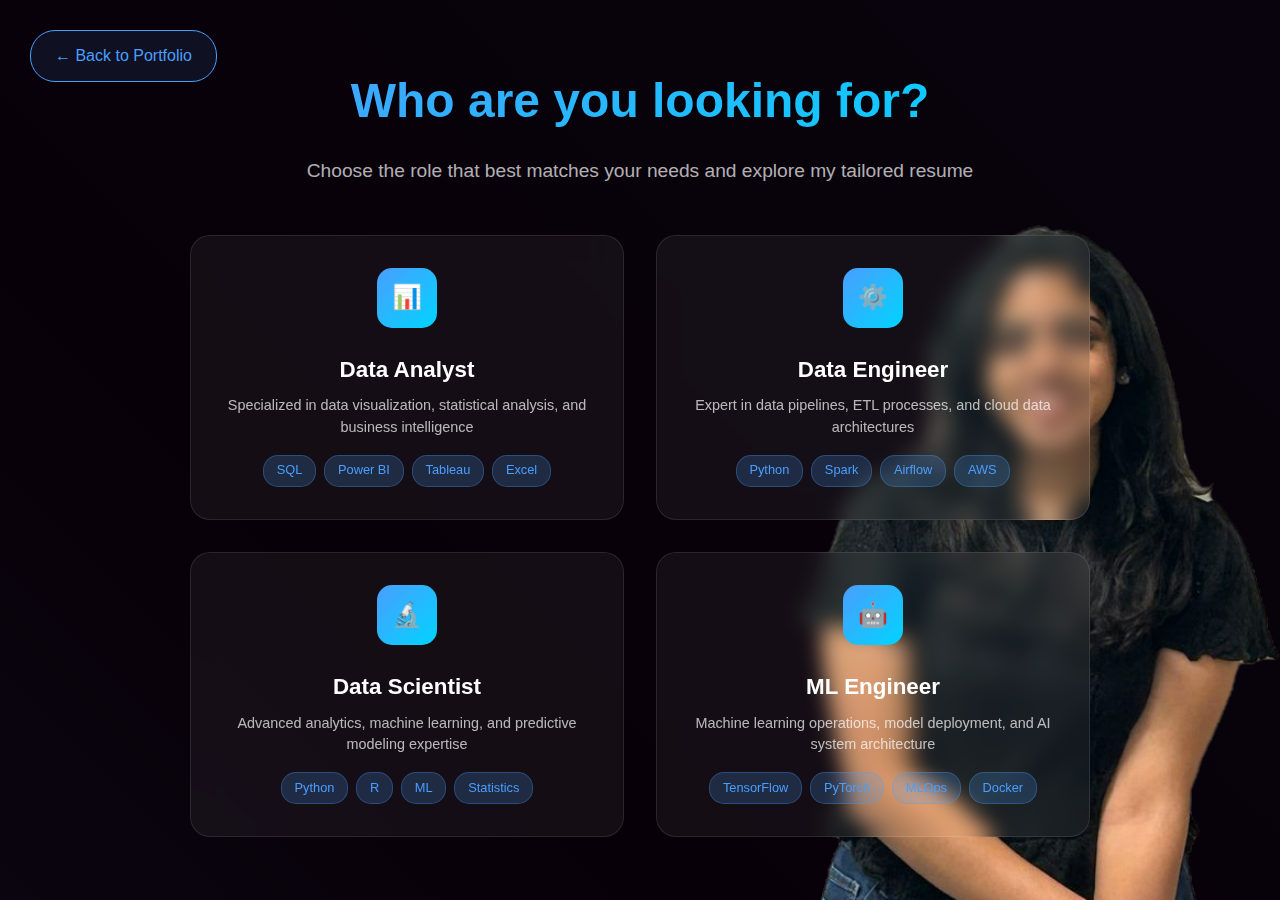
<file: resume-selector.html>
<!DOCTYPE html>
<html lang="en">
<head>
    <meta charset="UTF-8">
    <meta name="viewport" content="width=device-width, initial-scale=1.0">
    <title>Resume Selector - Vaishnavi Mocherla</title>
    <link rel="stylesheet" href="style.css">
    <style>
        .resume-selector-container {
            min-height: 100vh;
            background: var(--gradient-hero);
            background-image: url(assets/photo2.png);
            background-size: auto 75vh;
            background-position: right bottom;
            background-repeat: no-repeat;
            background-color: #080008;
            display: flex;
            flex-direction: column;
            align-items: center;
            justify-content: center;
            padding: 2rem;
            position: relative;
            overflow: hidden;
        }

        .resume-selector-container::before {
            content: '';
            position: absolute;
            top: 0;
            left: 0;
            right: 0;
            bottom: 0;
            background: linear-gradient(45deg, rgba(74, 158, 255, 0.03) 0%, transparent 30%, rgba(0, 191, 255, 0.02) 100%);
            pointer-events: none;
            z-index: 1;
        }

        .selector-content {
            position: relative;
            z-index: 2;
            text-align: center;
            max-width: 900px;
            width: 100%;
        }

        .back-button {
            position: absolute;
            top: 30px;
            left: 30px;
            background: rgba(74, 158, 255, 0.1);
            border: 1px solid var(--primary-color);
            color: var(--primary-color);
            padding: 12px 24px;
            border-radius: 25px;
            text-decoration: none;
            font-weight: 500;
            transition: all 0.3s ease;
            z-index: 3;
        }

        .back-button:hover {
            background: var(--primary-color);
            color: white;
            transform: translateY(-2px);
            box-shadow: 0 8px 25px rgba(74, 158, 255, 0.3);
        }

        .selector-title {
            font-size: 3rem;
            font-weight: 700;
            color: white;
            margin-bottom: 1rem;
            background: linear-gradient(135deg, var(--primary-color), #00d4ff);
            -webkit-background-clip: text;
            -webkit-text-fill-color: transparent;
            background-clip: text;
        }

        .selector-subtitle {
            font-size: 1.2rem;
            color: rgba(255, 255, 255, 0.7);
            margin-bottom: 3rem;
            line-height: 1.6;
        }

        .resume-grid {
            display: grid;
            grid-template-columns: repeat(auto-fit, minmax(280px, 1fr));
            gap: 2rem;
            margin-top: 2rem;
        }

        .resume-card {
            background: rgba(255, 255, 255, 0.05);
            backdrop-filter: blur(10px);
            border: 1px solid rgba(255, 255, 255, 0.1);
            border-radius: 20px;
            padding: 2rem;
            text-align: center;
            cursor: pointer;
            transition: all 0.4s cubic-bezier(0.4, 0, 0.2, 1);
            position: relative;
            overflow: hidden;
        }

        .resume-card::before {
            content: '';
            position: absolute;
            top: 0;
            left: 0;
            width: 100%;
            height: 100%;
            background: linear-gradient(135deg, var(--primary-color), #00d4ff);
            opacity: 0;
            transition: opacity 0.3s ease;
            z-index: 1;
        }

        .resume-card:hover::before {
            opacity: 0.1;
        }

        .resume-card:hover {
            transform: translateY(-10px);
            border-color: var(--primary-color);
            box-shadow: 0 20px 40px rgba(74, 158, 255, 0.2);
        }

        .resume-card-content {
            position: relative;
            z-index: 2;
        }

        .resume-icon {
            width: 60px;
            height: 60px;
            margin: 0 auto 1.5rem;
            background: linear-gradient(135deg, var(--primary-color), #00d4ff);
            border-radius: 15px;
            display: flex;
            align-items: center;
            justify-content: center;
            font-size: 1.5rem;
            color: white;
            transition: transform 0.3s ease;
        }

        .resume-card:hover .resume-icon {
            transform: scale(1.1) rotate(5deg);
        }

        .resume-title {
            font-size: 1.4rem;
            font-weight: 600;
            color: white;
            margin-bottom: 0.5rem;
        }

        .resume-description {
            color: rgba(255, 255, 255, 0.7);
            font-size: 0.9rem;
            line-height: 1.5;
            margin-bottom: 1rem;
        }

        .resume-skills {
            display: flex;
            flex-wrap: wrap;
            gap: 0.5rem;
            justify-content: center;
        }

        .skill-tag {
            background: rgba(74, 158, 255, 0.2);
            color: var(--primary-color);
            padding: 0.3rem 0.8rem;
            border-radius: 15px;
            font-size: 0.8rem;
            font-weight: 500;
            border: 1px solid rgba(74, 158, 255, 0.3);
        }

        @media (max-width: 768px) {
            .resume-selector-container {
                background-size: auto 50vh;
                background-position: right bottom;
            }
            
            .selector-title {
                font-size: 2rem;
            }
            
            .resume-grid {
                grid-template-columns: 1fr;
                gap: 1.5rem;
            }
            
            .back-button {
                top: 20px;
                left: 20px;
                padding: 10px 20px;
                font-size: 0.9rem;
            }
        }

        @media (max-width: 480px) {
            .resume-selector-container {
                background-size: auto 40vh;
                background-position: center bottom;
            }
        }

        @media (max-width: 360px) {
            .resume-selector-container {
                background-size: auto 35vh;
                background-position: center bottom;
            }
        }
    </style>
</head>
<body>
    <div class="resume-selector-container">
        <a href="index.html" class="back-button">← Back to Portfolio</a>
        
        <div class="selector-content">
            <h1 class="selector-title">Who are you looking for?</h1>
            <p class="selector-subtitle">Choose the role that best matches your needs and explore my tailored resume</p>
            
            <div class="resume-grid">
                <div class="resume-card" onclick="openResume('data-analyst')">
                    <div class="resume-card-content">
                        <div class="resume-icon">📊</div>
                        <h3 class="resume-title">Data Analyst</h3>
                        <p class="resume-description">Specialized in data visualization, statistical analysis, and business intelligence</p>
                        <div class="resume-skills">
                            <span class="skill-tag">SQL</span>
                            <span class="skill-tag">Power BI</span>
                            <span class="skill-tag">Tableau</span>
                            <span class="skill-tag">Excel</span>
                        </div>
                    </div>
                </div>

                <div class="resume-card" onclick="openResume('data-engineer')">
                    <div class="resume-card-content">
                        <div class="resume-icon">⚙️</div>
                        <h3 class="resume-title">Data Engineer</h3>
                        <p class="resume-description">Expert in data pipelines, ETL processes, and cloud data architectures</p>
                        <div class="resume-skills">
                            <span class="skill-tag">Python</span>
                            <span class="skill-tag">Spark</span>
                            <span class="skill-tag">Airflow</span>
                            <span class="skill-tag">AWS</span>
                        </div>
                    </div>
                </div>

                <div class="resume-card" onclick="openResume('data-scientist')">
                    <div class="resume-card-content">
                        <div class="resume-icon">🔬</div>
                        <h3 class="resume-title">Data Scientist</h3>
                        <p class="resume-description">Advanced analytics, machine learning, and predictive modeling expertise</p>
                        <div class="resume-skills">
                            <span class="skill-tag">Python</span>
                            <span class="skill-tag">R</span>
                            <span class="skill-tag">ML</span>
                            <span class="skill-tag">Statistics</span>
                        </div>
                    </div>
                </div>

                <div class="resume-card" onclick="openResume('ml-engineer')">
                    <div class="resume-card-content">
                        <div class="resume-icon">🤖</div>
                        <h3 class="resume-title">ML Engineer</h3>
                        <p class="resume-description">Machine learning operations, model deployment, and AI system architecture</p>
                        <div class="resume-skills">
                            <span class="skill-tag">TensorFlow</span>
                            <span class="skill-tag">PyTorch</span>
                            <span class="skill-tag">MLOps</span>
                            <span class="skill-tag">Docker</span>
                        </div>
                    </div>
                </div>
            </div>
        </div>
    </div>

    <script>
        function openResume(role) {
            // Add a subtle animation before opening
            const card = event.currentTarget;
            card.style.transform = 'scale(0.95)';
            
            setTimeout(() => {
                // Map roles to resume file names
                const resumeFiles = {
                    'data-analyst': 'Vaishnavi_Resume_DataAnalyst.pdf',
                    'data-engineer': 'Vaishnavi_Resume.pdf',
                    'data-scientist': 'Vaishnavi_Resume_DataScientist.pdf',
                    'ml-engineer': 'Vaishnavi_Resume_MLEngineer.pdf'
                };
                
                const resumeFile = resumeFiles[role] || 'Vaishnavi_Resume.pdf';
                
                // Open the specific resume
                window.open(resumeFile, '_blank');
                
                // Reset card animation
                card.style.transform = '';
            }, 150);
        }

        // Add smooth entrance animation
        document.addEventListener('DOMContentLoaded', function() {
            const cards = document.querySelectorAll('.resume-card');
            cards.forEach((card, index) => {
                card.style.opacity = '0';
                card.style.transform = 'translateY(30px)';
                
                setTimeout(() => {
                    card.style.transition = 'all 0.6s cubic-bezier(0.4, 0, 0.2, 1)';
                    card.style.opacity = '1';
                    card.style.transform = 'translateY(0)';
                }, index * 100);
            });
        });
    </script>
</body>
</html>
</file>
<file: style.css>
/* Modern Portfolio Styles - Inspired by Marc Friedman Portfolio */

:root {
  --primary-color: #4A9EFF;
  --secondary-color: #0066ff;
  --accent-color: #00BFFF;
  --background-dark: #000000;
  --background-secondary: #111111;
  --text-primary: #ffffff;
  --text-secondary: #b0b0b0;
  --text-muted: #666666;
  --border-color: #222222;
  --gradient-primary: linear-gradient(135deg, #4A9EFF 0%, #0066ff 100%);
  --gradient-secondary: linear-gradient(135deg, #00BFFF 0%, #4A9EFF 50%, #0066ff 100%);
  --gradient-tertiary: linear-gradient(45deg, #1e3c72 0%, #2a5298 50%, #4A9EFF 100%);
  --gradient-hero: linear-gradient(135deg, #54c6c642 0%, #101111ff 50%, #545fc632 100%);
  --gradient-card: linear-gradient(145deg, rgba(74, 158, 255, 0.1) 0%, rgba(0, 191, 255, 0.05) 100%);
  --box-shadow: 0 10px 30px rgba(74, 158, 255, 0.2);
  --box-shadow-blue: 0 20px 40px rgba(0, 191, 255, 0.3);
  --border-radius: 12px;
  --transition: all 0.3s cubic-bezier(0.4, 0, 0.2, 1);
}

* {
  margin: 0;
  padding: 0;
  box-sizing: border-box;
}

html {
  scroll-behavior: smooth;
}

body {
  font-family: 'Inter', -apple-system, BlinkMacSystemFont, 'Segoe UI', Roboto, sans-serif;
  background-color: var(--background-dark);
  color: var(--text-primary);
  line-height: 1.6;
  overflow-x: hidden;
}

/* Responsive Images */
img {
  max-width: 100%;
  height: auto;
  display: block;
}

/* Responsive Tables */
table {
  width: 100%;
  overflow-x: auto;
  display: block;
  white-space: nowrap;
}

/* Responsive Videos */
video {
  max-width: 100%;
  height: auto;
}

.container {
  max-width: 1200px;
  margin: 0 auto;
  padding: 0 clamp(20px, 5vw, 40px);
}

/* Loading Animation */
.loader {
  position: fixed;
  top: 0;
  left: 0;
  width: 100%;
  height: 100%;
  background: var(--background-dark);
  display: flex;
  align-items: center;
  justify-content: center;
  z-index: 9999;
  transition: opacity 0.5s ease;
}

.loader-content {
  text-align: center;
}

.loader-text {
  font-size: 4rem;
  font-weight: 700;
  background: var(--gradient-primary);
  -webkit-background-clip: text;
  -webkit-text-fill-color: transparent;
  background-clip: text;
  margin-bottom: 1rem;
}

.loader-subtitle {
  color: var(--text-secondary);
  font-size: 1.2rem;
  font-weight: 300;
}

/* Header */
.header {
  position: relative;
  top: 0;
  left: 0;
  width: 100%;
  background: rgba(0, 0, 0, 0.9);
  backdrop-filter: blur(20px);
  z-index: 1000;
  transition: var(--transition);
  border-bottom: 1px solid rgba(74, 158, 255, 0.1);
  box-shadow: 0 4px 20px rgba(74, 158, 255, 0.1);
}

.nav {
  display: flex;
  align-items: center;
  justify-content: space-between;
  padding: 1rem 2rem;
  max-width: 1200px;
  margin: 0 auto;
}

.logo {
  display: flex;
  flex-direction: column;
}

.logo-text {
  font-size: 1.5rem;
  font-weight: 700;
  color: var(--text-primary);
}

.logo-subtitle {
  font-size: 0.9rem;
  color: var(--primary-color);
  font-weight: 400;
}

.nav-links {
  display: flex;
  list-style: none;
  gap: 2rem;
}

.nav-link {
  color: var(--text-secondary);
  text-decoration: none;
  font-weight: 500;
  transition: var(--transition);
  position: relative;
}

.nav-link:hover {
  color: var(--primary-color);
}

.nav-link::after {
  content: '';
  position: absolute;
  bottom: -5px;
  left: 0;
  width: 0;
  height: 2px;
  background: var(--gradient-primary);
  transition: width 0.3s ease;
}

.nav-link:hover::after {
  width: 100%;
}

.nav-toggle {
  display: none;
  flex-direction: column;
  cursor: pointer;
  gap: 4px;
}

.nav-toggle span {
  width: 25px;
  height: 3px;
  background: var(--text-primary);
  transition: var(--transition);
}

/* Hero Section */
.hero {
  min-height: 100vh;
  display: flex;
  align-items: center;
  padding: 40px 0 80px;
  position: relative;
  overflow: hidden;
  background: var(--gradient-hero);
  background-image: url(assets/photo2.png);
  background-size: auto 75vh;
  background-position: right bottom;
  background-repeat: no-repeat;
  background-color: #080008;
}

.hero::before {
  content: '';
  position: absolute;
  top: 0;
  left: 0;
  right: 0;
  bottom: 0;
  background: linear-gradient(45deg, rgba(74, 158, 255, 0.03) 0%, transparent 30%, rgba(0, 191, 255, 0.02) 100%);
  pointer-events: none;
}

.hero-content {
  display: grid;
  grid-template-columns: 1fr 1fr;
 position: relative;
  z-index: 1;
  gap: 4rem;
  align-items: center;
  max-width: 1200px;
  margin: 0 auto;
  padding: 0 2rem;
}

#hero-bg {
  position: absolute;
  top: 0;
  left: 0;
  width: 100%;
  height: 100%;
  z-index: 0; /* Behind hero-content */
}

.hero-title {
  font-size: clamp(2.5rem, 5vw, 4rem);
  font-weight: 700;
  line-height: 1.1;
  margin-bottom: 1.5rem;
}

.highlight {
  background: var(--gradient-primary);
  -webkit-background-clip: text;
  -webkit-text-fill-color: transparent;
  background-clip: text;
}

.hero-description {
  font-size: clamp(1rem, 2.5vw, 1.2rem);
  color: var(--text-secondary);
  margin-bottom: 2rem;
  line-height: 1.7;
}

.hero-actions {
  display: flex;
  gap: 1rem;
  flex-wrap: wrap;
}

.btn {
  display: inline-flex;
  align-items: center;
  padding: clamp(0.8rem, 2vw, 1rem) clamp(1.5rem, 4vw, 2rem);
  text-decoration: none;
  border-radius: var(--border-radius);
  font-weight: 600;
  transition: var(--transition);
  border: none;
  cursor: pointer;
  font-size: clamp(0.9rem, 2vw, 1rem);
  min-height: 44px; /* Touch-friendly minimum */
}

.btn-primary {
  background: var(--gradient-primary);
  color: var(--background-dark);
}

.btn-primary:hover {
  transform: translateY(-2px);
  box-shadow: var(--box-shadow-blue);
  background: var(--gradient-secondary);
}

.btn-secondary {
  background: transparent;
  color: var(--text-primary);
  border: 2px solid var(--border-color);
  position: relative;
  overflow: hidden;
}

.btn-secondary::before {
  content: '';
  position: absolute;
  top: 0;
  left: -100%;
  width: 100%;
  height: 100%;
  background: var(--gradient-primary);
  transition: left 0.3s ease;
  z-index: -1;
}

.btn-secondary:hover::before {
  left: 0;
}

.btn-secondary:hover {
  border-color: var(--primary-color);
  color: var(--background-dark);
}

.hero-visual {
  display: flex;
  justify-content: center;
  align-items: center;
}

.hero-image {
  position: relative;
  width: 100%;
  max-width: 400px;
  height: auto;
  aspect-ratio: 1;
}

.floating-elements {
  position: relative;
  width: 100%;
  height: 100%;
}

.element {
  position: absolute;
  border-radius: 50%;
  background: var(--gradient-secondary);
  animation: float 6s ease-in-out infinite;
  box-shadow: 0 10px 30px rgba(74, 158, 255, 0.4);
}

.element-1 {
  width: clamp(60px, 8vw, 80px);
  height: clamp(60px, 8vw, 80px);
  top: 20%;
  left: 15%;
  animation-delay: 0s;
}

.element-2 {
  width: clamp(45px, 6vw, 60px);
  height: clamp(45px, 6vw, 60px);
  top: 60%;
  right: 15%;
  animation-delay: 2s;
}

.element-3 {
  width: clamp(75px, 10vw, 100px);
  height: clamp(75px, 10vw, 100px);
  bottom: 20%;
  left: 35%;
  animation-delay: 4s;
}

@keyframes float {
  0%, 100% { transform: translateY(0px) rotate(0deg); }
  33% { transform: translateY(-20px) rotate(120deg); }
  66% { transform: translateY(-10px) rotate(240deg); }
}

/* Section Styles */
section {
  padding: 0 0 100px;
}

.section-header {
  text-align: center;
  margin-bottom: 4rem;
}

.section-title {
  font-size: clamp(2rem, 4vw, 3rem);
  font-weight: 700;
  margin-bottom: 1rem;
  background: var(--gradient-secondary);
  -webkit-background-clip: text;
  -webkit-text-fill-color: transparent;
  background-clip: text;
}

.section-subtitle {
  font-size: clamp(1rem, 2vw, 1.2rem);
  color: var(--text-secondary);
}

/* About Section */
.about {
  background: var(--background-secondary);
  position: relative;
}

.about-highlights-grid {
  display: grid;
  grid-template-columns: repeat(auto-fit, minmax(180px, 1fr));
  gap: 2rem;
  margin-top: 2rem;
  perspective: 1000px;
}

.flip-card {
  background: transparent;
  width: 100%;
  height: 180px;
  perspective: 1000px;
}

.flip-inner {
  position: relative;
  width: 100%;
  height: 100%;
  transition: transform 0.6s;
  transform-style: preserve-3d;
}

.flip-card:hover .flip-inner {
  transform: rotateY(180deg);
}

.flip-front, .flip-back {
  position: absolute;
  width: 100%;
  height: 100%;
  backface-visibility: hidden;
  background: rgba(255, 255, 255, 0.05);
  border-radius: var(--border-radius);
  box-shadow: 0 8px 20px rgba(74, 158, 255, 0.1);
  display: flex;
  flex-direction: column;
  align-items: center;
  justify-content: center;
  padding: 1rem;
  text-align: center;
}

.flip-front img {
  width: 48px;
  height: 48px;
  margin-bottom: 0.8rem;
  background: #ffffff;
  padding: 8px;
  border-radius: 50%;
}

.flip-front span {
  font-size: 1rem;
  color: var(--text-secondary);
}

.flip-back {
  transform: rotateY(180deg);
  color: var(--text-secondary);
  font-size: 0.95rem;
  padding: 1rem;
}



.about::before {
  content: '';
  position: absolute;
  top: 0;
  left: 0;
  right: 0;
  bottom: 0;
  background: linear-gradient(135deg, rgba(74, 158, 255, 0.03) 0%, transparent 50%, rgba(0, 191, 255, 0.03) 100%);
  pointer-events: none;
}

.about-content {
  display: grid;
  grid-template-columns: 1fr 1fr;
  gap: 4rem;
  align-items: center;
}

.about-description {
  font-size: 1.1rem;
  color: var(--text-secondary);
  margin-bottom: 2rem;
  line-height: 1.8;
}

.about-stats {
  display: grid;
  grid-template-columns: repeat(3, 1fr);
  gap: 2rem;
}

.stat {
  text-align: center;
}

.stat-number {
  display: block;
  font-size: 2.5rem;
  font-weight: 700;
  color: var(--primary-color);
}

.stat-label {
  color: var(--text-secondary);
  font-size: 0.8rem;
}

.tech-orbit {
  position: relative;
  width: 100%;
  max-width: 310px;
  height: auto;
  aspect-ratio: 1;
  margin: 0 auto;
}

.tech-item {
  --total: 8;
  --angle: calc(360deg / var(--total));
  position: absolute;
  top: 50%;
  left: 50%;
  transform: rotate(calc(var(--i) * var(--angle)))
             translate(150px)
             rotate(calc(-1 * var(--i) * var(--angle)));
  transform-origin: center;
  display: flex;
  flex-direction: column;
  align-items: center;
  justify-content: center;
  width: 80px;
  height: 100px;
  background: rgba(255, 255, 255, 0.05); /* Light grey effect */
  border-radius: var(--border-radius);
  animation: orbit 20s linear infinite, fadeOrbit 4s ease-in-out infinite;
  padding: 0.5rem;
  box-shadow: 0 8px 25px rgba(74, 158, 255, 0.3);
}

.tech-item img {
  width: 50px;
  height: 50px;
  background: #f2f2f2;
  padding: 6px;
  border-radius: 50%;
  object-fit: contain;
  box-shadow: 0 2px 8px rgba(0,0,0,0.15);
}

.tech-label {
  margin-top: 0.5rem;
  font-size: 0.8rem;
  color: var(--text-secondary);
  text-align: center;
}

.tech-item:hover {
  transform: scale(1.1) rotate(calc(var(--i) * var(--angle)))
             translate(150px)
             rotate(calc(-1 * var(--i) * var(--angle)));
  box-shadow: 0 12px 30px rgba(74, 158, 255, 0.4);
}




@keyframes orbit {
  from { transform: rotate(0deg) translate(150px) rotate(0deg); }
  to   { transform: rotate(360deg) translate(150px) rotate(-360deg); }
}

@keyframes fadeOrbit {
  0%, 100% { opacity: 1; }
  25%, 75% { opacity: 0.5; }
  50% { opacity: 1; }
}

.tech-item:nth-child(1) {
  top: 0%;
  left: 50%;
  animation-delay: 0s;
}

.tech-item:nth-child(2) {
  top: 15%;
  left: 85%;
  animation-delay: 1s;
}

.tech-item:nth-child(3) {
  top: 50%;
  left: 100%;
  animation-delay: 2s;
}

.tech-item:nth-child(4) {
  top: 85%;
  left: 85%;
  animation-delay: 3s;
}

.tech-item:nth-child(5) {
  top: 100%;
  left: 50%;
  animation-delay: 4s;
}

.tech-item:nth-child(6) {
  top: 85%;
  left: 15%;
  animation-delay: 5s;
}

.tech-item:nth-child(7) {
  top: 50%;
  left: 0%;
  animation-delay: 6s;
}

.tech-item:nth-child(8) {
  top: 15%;
  left: 15%;
  animation-delay: 7s;
}

@keyframes fadeIn {
  from { opacity: 0; transform: scale(0.5) translate(-50%, -50%); }
  to { opacity: 1; transform: scale(1) translate(-50%, -50%); }
}

@keyframes orbit {
  0% { opacity: 1; }
  25% { opacity: 0.7; }
  50% { opacity: 1; }
  75% { opacity: 0.7; }
  100% { opacity: 1; }
}

/* Projects Section */
.projects {
  position: relative;

}

.projects::before {
  content: '';
  position: absolute;
  top: 0;
  left: 0;
  right: 0;
  bottom: 0;
  background: linear-gradient(45deg, rgba(0, 191, 255, 0.02) 0%, transparent 50%, rgba(74, 158, 255, 0.02) 100%);
  pointer-events: none;
}

.projects-grid {
  display: grid;
  grid-template-columns: repeat(auto-fit, minmax(min(350px, 100%), 1fr));
  gap: clamp(1rem, 3vw, 2rem);
}

.project-card {
  display: flex;
  flex-direction: column;
  justify-content: space-between;
  height: 100%; /* Ensures uniform height */
  padding: 1.5rem;
  border-radius: 10px;
  background-color: var(--background-secondary);
  border: 1px solid var(--border-color);
  box-shadow: var(--box-shadow);
}


.project-card::after {
  content: '';
  position: absolute;
  top: 0;
  left: 0;
  right: 0;
  bottom: 0;
  background: var(--gradient-card);
  opacity: 0;
  transition: opacity 0.3s ease;
  pointer-events: none;
}

.project-card:hover::after {
  opacity: 1;
}

.project-card::before {
  content: '';
  position: absolute;
  top: 0;
  left: 0;
  width: 100%;
  height: 3px;
}

.project-card:hover {
  transform: translateY(-5px);
  box-shadow: var(--box-shadow-blue);
  border-color: var(--primary-color);
}

.project-title {
  font-size: 1.5rem;
  font-weight: 600;
  margin-bottom: 1rem;
  color: var(--text-primary);
}

.project-tags {
  display: flex;
  flex-wrap: wrap;
  gap: 0.5rem;
  margin-bottom: 1rem;
}

.tag {
  background: rgba(74, 158, 255, 0.1);
  color: var(--primary-color);
  padding: 0.3rem 0.8rem;
  border-radius: 20px;
  font-size: 0.8rem;
  font-weight: 500;
}

.project-description {
  color: var(--text-secondary);
  line-height: 1.7;
  margin-bottom: 1.5rem;
}

.project-link {
  color: var(--primary-color);
  text-decoration: none;
  font-weight: 600;
  transition: var(--transition);
}

.project-link:hover {
  color: var(--secondary-color);
}
.project-footer {
  margin-top: auto;
  padding-top: 1rem;
}


.github-link {
  display: inline-flex;
  align-items: center;
  gap: 0.4rem;
  font-size: 0.85rem;
  color: var(--primary-color);
  text-decoration: none;
}

.github-link img.github-icon {
  width: 30px;
  height: 30px;
  object-fit: contain;
  filter: brightness(1.2);
  transition: transform 0.2s ease;
  margin: 0;
  padding: 0;
}
.github-link:hover img.github-icon {
  transform: scale(1.1);
}
.github-link,
.view-details {
  text-decoration: none !important;
  color: var(--primary-color);
  font-weight: 500;
  transition: color 0.2s ease;
}

.github-link:hover,
.view-details:hover {
  text-decoration: none;
  color: var(--accent-color); /* optional hover color */
}


/* What I Do Section - 5 Column Grid Layout */
.what-i-do-section {
  padding: 120px 0;
  background: var(--background-dark);
  color: var(--text-primary);
  position: relative;
  overflow: hidden;
  text-align: center;
}

.what-i-do-section::before {
  content: '';
  position: absolute;
  top: 0;
  left: 0;
  right: 0;
  bottom: 0;
  background: 
    radial-gradient(circle at 20% 20%, rgba(74, 158, 255, 0.08) 0%, transparent 50%),
    radial-gradient(circle at 80% 80%, rgba(0, 191, 255, 0.06) 0%, transparent 50%);
  pointer-events: none;
}

/* Vertical Skills Label */
.skills-label {
  position: absolute;
  left: 30px;
  top: 50%;
  transform: translateY(-50%) rotate(-90deg);
  font-size: 1.2rem;
  font-weight: 600;
  color: var(--text-muted);
  letter-spacing: 2px;
  text-transform: uppercase;
  z-index: 10;
}

/* Content Wrapper */
.content-wrapper {
  max-width: 1200px;
  margin: 0 auto;
  padding: 0 80px;
}

/* Title and Description */
.what-i-do-title {
  font-size: clamp(2.5rem, 5vw, 4rem);
  font-weight: 700;
  margin-bottom: 1.5rem;
  background: var(--gradient-primary);
  -webkit-background-clip: text;
  -webkit-text-fill-color: transparent;
  background-clip: text;
}

.what-i-do-description {
  font-size: 1.2rem;
  color: var(--text-secondary);
  line-height: 1.6;
  margin-bottom: 4rem;
  max-width: 800px;
  margin-left: auto;
  margin-right: auto;
}

/* Skills Grid - 5 Columns */
.skills-grid-5col {
  display: grid;
  grid-template-columns: repeat(5, 1fr);
  gap: 20px;
  max-width: 900px;
  margin: 0 auto;
}

/* Individual Skill Item */
.skills-grid-5col .skill-item {
  display: flex;
  flex-direction: column;
  align-items: center;
  justify-content: center;
  padding: 2rem 1rem;
  background: rgba(255, 255, 255, 0.03);
  border: 1px solid rgba(255, 255, 255, 0.08);
  border-radius: 16px;
  transition: var(--transition);
  position: relative;
  overflow: hidden;
  cursor: pointer;
}

.skills-grid-5col .skill-item::before {
  content: '';
  position: absolute;
  top: 0;
  left: 0;
  right: 0;
  bottom: 0;
  background: var(--gradient-primary);
  opacity: 0;
  transition: opacity 0.3s ease;
  z-index: 0;
}

.skills-grid-5col .skill-item:hover::before {
  opacity: 0.1;
}

.skills-grid-5col .skill-item:hover {
  transform: scale(1.05);
  border-color: var(--primary-color);
  box-shadow: 0 15px 35px rgba(74, 158, 255, 0.25);
}

/* Skill Icons */
.skills-grid-5col .skill-icon {
  width: 60px;
  height: 60px;
  object-fit: contain;
  margin-bottom: 1rem;
  position: relative;
  z-index: 1;
  transition: transform 0.3s ease;
  background: #ffffff;
  padding: 12px;
  border-radius: 12px;
  box-shadow: 0 4px 15px rgba(0, 0, 0, 0.1);
}

.skills-grid-5col .skill-item:hover .skill-icon {
  transform: scale(1.1) rotate(5deg);
}

/* Skill Names */
.skills-grid-5col .skill-name {
  font-size: 0.95rem;
  font-weight: 600;
  color: var(--text-primary);
  text-align: center;
  margin: 0;
  position: relative;
  z-index: 1;
  transition: color 0.3s ease;
}

.skills-grid-5col .skill-item:hover .skill-name {
  color: var(--primary-color);
}

/* Custom Scroll Indicator */
.scroll-indicator {
  position: fixed;
  right: 30px;
  top: 50%;
  transform: translateY(-50%);
  width: 4px;
  height: 80px;
  background: var(--primary-color);
  border-radius: 2px;
  opacity: 0.7;
  z-index: 100;
  box-shadow: 0 4px 15px rgba(74, 158, 255, 0.3);
}

/* Responsive Design */
@media (max-width: 1024px) {
  .content-wrapper {
    padding: 0 60px;
  }
  
  .skills-grid-5col {
    grid-template-columns: repeat(4, 1fr);
    gap: 16px;
  }
  
  .skills-label {
    left: 20px;
    font-size: 1rem;
  }
  
  .scroll-indicator {
    right: 20px;
    height: 60px;
  }
}

@media (max-width: 768px) {
  .content-wrapper {
    padding: 0 40px;
  }
  
  .skills-grid-5col {
    grid-template-columns: repeat(3, 1fr);
    gap: 12px;
  }
  
  .skills-grid-5col .skill-item {
    padding: 1.5rem 0.8rem;
  }
  
  .skills-grid-5col .skill-icon {
    width: 48px;
    height: 48px;
    padding: 8px;
  }
  
  .skills-grid-5col .skill-name {
    font-size: 0.85rem;
  }
  
  .skills-label {
    display: none;
  }
  
  .scroll-indicator {
    right: 15px;
    height: 50px;
    width: 3px;
  }
}

@media (max-width: 480px) {
  .content-wrapper {
    padding: 0 20px;
  }
  
  .skills-grid-5col {
    grid-template-columns: repeat(2, 1fr);
    gap: 10px;
  }
  
  .skills-grid-5col .skill-item {
    padding: 1.2rem 0.6rem;
  }
  
  .skills-grid-5col .skill-icon {
    width: 40px;
    height: 40px;
    padding: 6px;
  }
  
  .skills-grid-5col .skill-name {
    font-size: 0.8rem;
  }
  
  .what-i-do-description {
    font-size: 1rem;
    margin-bottom: 3rem;
  }
}
.modal-overlay {
  position: fixed;
  top: 0;
  left: 0;
  right: 0;
  bottom: 0;
  background: rgba(0,0,0,0.75);
  z-index: 9999;
  display: none;
  align-items: center;
  justify-content: center;
}

.modal-content {
  background: #111;
  padding: 2rem;
  border-radius: 12px;
  width: 90%;
  max-width: 600px;
  color: white;
  position: relative;
  box-shadow: 0 10px 30px rgba(74,158,255,0.3);
  animation: fadeIn 0.4s ease;
}

.modal-content img {
  width: 100%;
  border-radius: 10px;
  margin: 1rem 0;
  object-fit: cover;
}

.close-btn {
  position: absolute;
  top: 1rem;
  right: 1.5rem;
  font-size: 1.5rem;
  cursor: pointer;
  color: #ccc;
}



@keyframes slideDown {
  from {
    opacity: 0;
    max-height: 0;
    padding: 0 1.2rem;
  }
  to {
    opacity: 1;
    max-height: 100px;
  }
}

/* Contact Section */
.contact-content {
  display: grid;
  grid-template-columns: 1fr 1fr;
  gap: 4rem;
}

.contact-item {
  display: flex;
  align-items: center;
  gap: 1rem;
  margin-bottom: 2rem;
}

.contact-icon {
  font-size: 2rem;
  width: 60px;
  height: 60px;
  display: flex;
  align-items: center;
  justify-content: center;
  background: var(--gradient-secondary);
  border-radius: 50%;
  box-shadow: 0 8px 20px rgba(74, 158, 255, 0.3);
}

.contact-details h3 {
  color: var(--text-primary);
  margin-bottom: 0.5rem;
}

.contact-details a {
  color: var(--text-secondary);
  text-decoration: none;
  transition: var(--transition);
}

.contact-details a:hover {
  color: var(--primary-color);
}

.form {
  background: var(--background-secondary);
  padding: 2rem;
  border-radius: var(--border-radius);
  border: 1px solid var(--border-color);
}

.form-group {
  margin-bottom: 1.5rem;
}

.form-input,
.form-textarea {
  width: 100%;
  padding: 1rem;
  background: var(--background-dark);
  border: 1px solid var(--border-color);
  border-radius: var(--border-radius);
  color: var(--text-primary);
  font-family: inherit;
  transition: var(--transition);
}

.form-input:focus,
.form-textarea:focus {
  outline: none;
  border-color: var(--primary-color);
}

.form-textarea {
  resize: vertical;
  min-height: 120px;
  white-space: normal !important;
  word-spacing: normal !important;
  letter-spacing: normal !important;
  font-family: inherit !important;
  font-size: inherit !important;
  line-height: normal !important;
  text-transform: none !important;
  text-decoration: none !important;
  text-align: left !important;
  direction: ltr !important;
  unicode-bidi: normal !important;
}

/* Footer */
.footer {
  background: var(--background-secondary);
  border-top: 1px solid var(--border-color);
  padding: 2rem 0;
}

.footer-content {
  display: flex;
  justify-content: space-between;
  align-items: center;
}

.social-links {
  display: flex;
  gap: 1rem;
}

.social-link {
  color: var(--text-secondary);
  text-decoration: none;
  transition: var(--transition);
}

.social-link:hover {
  color: var(--primary-color);
}

/* Responsive Design */
@media (max-width: 768px) {
  .nav-links {
    position: absolute;
    top: 100%;
    left: 0;
    width: 100%;
    background: var(--background-dark);
    flex-direction: column;
    padding: 2rem;
    transform: translateY(-100%);
    opacity: 0;
    visibility: hidden;
    transition: var(--transition);
  }

  .nav-links.active {
    transform: translateY(0);
    opacity: 1;
    visibility: visible;
  }

  .nav-toggle {
    display: flex;
  }

  .hero-content {
    grid-template-columns: 1fr;
    text-align: center;
  }

  .about-content {
    grid-template-columns: 1fr;
  }

  .contact-content {
    grid-template-columns: 1fr;
  }

  .about-stats {
    grid-template-columns: 1.5fr;
  }

  .footer-content {
    flex-direction: column;
    gap: 1rem;
  }

  .hero-actions {
    justify-content: center;
  }
}

@media (max-width: 480px) {
  .hero {
    padding: 100px 0 60px;
  }

  section {
    padding: 60px 0;
  }

  .container {
    padding: 0 15px;
  }

  .nav {
    padding: 1rem 15px;
  }
}

/* Experience Timeline */
.experience {
  background: var(--background-secondary);
}

.experience-timeline-wrapper {
  position: relative;
}

.experience-timeline {
  position: relative;
  max-width: 800px;
  margin: 0 auto;
}

.experience-timeline-progress {
  position: absolute;
  top: 0;
  left: 39px; /* <- Final aligned position */
  width: 2px;
  height: 0;
  background: var(--gradient-secondary);
  z-index: 0;
  transition: height 0.3s ease-out;
}




.timeline-item {
  position: relative;
  margin-bottom: 3rem;
  padding-left: 80px;
}

.timeline-dot {
  position: absolute;
  left: 30px;
  top: 8px;
  width: 18px;
  height: 18px;
  background: var(--gradient-primary);
  border-radius: 50%;
  border: 3px solid var(--background-dark);
  box-shadow: 0 0 20px rgba(74, 158, 255, 0.5);
}



.timeline-content {
  background: var(--background-dark);
  padding: 2rem;
  border-radius: var(--border-radius);
  border: 1px solid var(--border-color);
  position: relative;
}

.timeline-content::before {
  content: '';
  position: absolute;
  left: -8px;
  top: 15px;
  width: 0;
  height: 0;
  border-style: solid;
  border-width: 8px 8px 8px 0;
  border-color: transparent var(--border-color) transparent transparent;
}

.timeline-header {
  margin-bottom: 1.5rem;
}

.role-title {
 display: block;
  font-size: 1.1rem;
  color: var(--primary-color);
  font-weight: 500;
  margin-bottom: 0.3rem;

}

.company {
   font-size: 2rem;
  font-weight: 600;
  color: var(--text-primary);
  margin-bottom: 0.5rem;
  display: flex;
  align-items: center;
  gap: 0.6rem;
}


.company-banner {
  max-width: 160px;
  height: auto;
  margin-bottom: 0.5rem;
  display: block;
  filter: drop-shadow(0 1px 6px rgba(0, 0, 0, 0.3));
}



.duration {
  font-size: 0.9rem;
  color: var(--text-muted);
}

.achievements {
  list-style: none;
  margin-bottom: 1.5rem;
}

.achievements li {
  position: relative;
  padding-left: 1.5rem;
  margin-bottom: 0.8rem;
  color: var(--text-secondary);
  line-height: 1.6;
}

.achievements li::before {
  content: '▶';
  position: absolute;
  left: 0;
  color: var(--primary-color);
  font-size: 0.8rem;
}

.tech-tags {
  display: flex;
  flex-wrap: wrap;
  gap: 0.5rem;
}

.tech-tag {
  background: rgba(74, 158, 255, 0.1);
  color: var(--primary-color);
  padding: 0.2rem 0.6rem;
  border-radius: 12px;
  font-size: 0.75rem;
  font-weight: 500;
}

/* Featured Project Card */

.project-filters {
  display: flex;
  justify-content: center;
  gap: 1rem;
  margin: 3rem 0;
  flex-wrap: wrap;
}

.filter-btn {
  background: transparent;
  border: 2px solid var(--border-color);
  color: var(--text-secondary);
  padding: 0.8rem 1.5rem;
  border-radius: 50px;
  cursor: pointer;
  transition: var(--transition);
  font-weight: 500;
  font-size: 0.9rem;
  position: relative;
  overflow: hidden;
}

.filter-btn::before {
  content: '';
  position: absolute;
  top: 0;
  left: -100%;
  width: 100%;
  height: 100%;
  background: var(--gradient-primary);
  transition: left 0.3s ease;
  z-index: -1;
}

.filter-btn:hover::before,
.filter-btn.active::before {
  left: 0;
}

.filter-btn:hover,
.filter-btn.active {
  color: var(--background-dark);
  border-color: var(--primary-color);
  transform: translateY(-2px);
  box-shadow: 0 8px 25px rgba(74, 158, 255, 0.3);
}

.project-grid {
  display: grid;
  grid-template-columns: repeat(auto-fit, minmax(300px, 1fr));
  gap: 2rem;
}
.project-card {
  background: var(--background-secondary);
  padding: 1.5rem;
  border-radius: var(--border-radius);
  border: 1px solid var(--border-color);
  box-shadow: var(--box-shadow);
  transition: 0.3s ease;
}
.project-card:hover {
  transform: translateY(-4px);
}
.project-tags {
  display: flex;
  flex-wrap: wrap;
  gap: 0.4rem;
  margin-bottom: 0.6rem;
}
.project-tags span {
  background: rgba(74, 158, 255, 0.1);
  color: var(--primary-color);
  font-size: 0.75rem;
  padding: 0.2rem 0.5rem;
  border-radius: 8px;
}
.project-card h3 {
  font-size: 1.2rem;
  margin-bottom: 0.6rem;
  color: var(--text-primary);
}
.project-card p {
  color: var(--text-secondary);
  font-size: 0.9rem;
  margin-bottom: 1rem;
}
.project-links {
  display: flex;
  gap: 1rem;
  align-items: center;
}
.project-links a {
  font-size: 0.85rem;
  color: var(--primary-color);
  text-decoration: underline;
}

/* View More Projects Button */
.view-more-container {
  display: flex;
  justify-content: center;
  margin-top: 3rem;
}

.view-more-btn {
  display: flex;
  align-items: center;
  gap: 0.5rem;
  background: transparent;
  border: 2px solid var(--border-color);
  color: var(--text-primary);
  padding: 1rem 2rem;
  border-radius: 50px;
  cursor: pointer;
  transition: var(--transition);
  font-weight: 500;
  font-size: 1rem;
  position: relative;
  overflow: hidden;
}

.view-more-btn::before {
  content: '';
  position: absolute;
  top: 0;
  left: -100%;
  width: 100%;
  height: 100%;
  background: var(--gradient-primary);
  transition: left 0.3s ease;
  z-index: -1;
}

.view-more-btn:hover::before,
.view-more-btn.expanded::before {
  left: 0;
}

.view-more-btn:hover,
.view-more-btn.expanded {
  color: var(--background-dark);
  border-color: var(--primary-color);
  transform: translateY(-2px);
  box-shadow: 0 8px 25px rgba(74, 158, 255, 0.3);
}

.btn-arrow {
  transition: transform 0.3s ease;
}

.view-more-btn.expanded .btn-arrow {
  transform: rotate(180deg);
}

/* Expandable Projects */
.expandable-project {
  opacity: 0;
  transform: translateY(30px);
  display: none;
  animation: none;
}

.expandable-project.show {
  display: block;
  opacity: 1;
  transform: translateY(0);
  animation: fadeInUp 0.6s ease forwards;
}

/* Certifications */
.certifications {
  margin-top: 3rem;
  text-align: center;
}

/* Certifications Section Title */
.certifications-title {
  text-align: center;
  font-size: clamp(2rem, 5vw, 3.2rem);
  font-weight: 700;
  margin-bottom: 3rem;
  background: var(--gradient-secondary);
  -webkit-background-clip: text;
  -webkit-text-fill-color: transparent;
  background-clip: text;
}

/* Marquee Wrapper */
.marquee-section {
  background: var(--background-dark);
  padding: 100px 0;
  overflow: hidden;
}

/* Horizontal Scroll */
.marquee-track {
  display: flex;
  gap: 2rem;
  direction: ltr;
  width: auto;
  will-change: transform;
  transition: none;
}

/* Remove the CSS animation - now handled by JavaScript */

/* Individual Certificate Card */
.cert-card {
  flex: 0 0 auto;
  width: 220px;
  height: auto;
  padding: 1.2rem;
  margin-right: 2rem;
  background: var(--background-secondary);
  border: 1px solid var(--border-color);
  border-radius: var(--border-radius);
  box-shadow: 0 8px 25px rgba(74, 158, 255, 0.15);
  text-align: center;
  display: flex;
  flex-direction: column;
  align-items: center;
  justify-content: center;
  transition: transform 0.3s ease;
}

.cert-card:hover {
  transform: translateY(-5px);
  box-shadow: 0 12px 35px rgba(74, 158, 255, 0.25);
}

.cert-card img {
  width: 80px;
  height: 80px;
  object-fit: contain;
  margin-bottom: 1rem;
  filter: brightness(1.1);
  transition: transform 0.3s ease;
}

.cert-card:hover img {
  transform: scale(1.1);
}

/* Certification Text Styling */
.cert-label {
  font-size: 1rem;
  text-align: center;
  line-height: 1.4;
  margin: 0;
  color: var(--text-secondary);
}

.cert-title {
  color: var(--primary-color);
  font-weight: 600;
  font-size: 1rem;
}

/* Deprecated Styles (no longer used, safe to remove if needed) */
.cert-badge,
.cert-name,
.cert-item {
  display: none;
}


/* Mobile Responsiveness for Timeline */
@media (max-width: 768px) {
  .experience-timeline::before {
    left: 15px;
  }
  
  .timeline-item {
    padding-left: 50px;
  }
  
  .timeline-dot {
    left: 6px;
  }
  
  .timeline-content::before {
    display: none;
  }
}

/* ===== SKILLS FLASHCARDS STYLES ===== */
.skills-flashcards-container {
  position: relative;
  width: 100%;
  max-width: 800px;
  margin: 4rem auto;
  padding: 2rem 0;
}

.flashcard-navigation {
  display: flex;
  align-items: center;
  justify-content: center;
  margin-bottom: 3rem;
  gap: 2rem;
}

.nav-btn {
  background: var(--gradient-primary);
  border: none;
  border-radius: 50%;
  width: 50px;
  height: 50px;
  display: flex;
  align-items: center;
  justify-content: center;
  color: white;
  cursor: pointer;
  transition: var(--transition);
  box-shadow: var(--box-shadow);
}

.nav-btn:hover {
  transform: translateY(-2px);
  box-shadow: var(--box-shadow-blue);
}

.nav-btn:active {
  transform: translateY(0);
}

.flashcard-indicators {
  display: flex;
  gap: 1rem;
}

.flashcard-indicator {
  width: 12px;
  height: 12px;
  border-radius: 50%;
  background: rgba(255, 255, 255, 0.3);
  cursor: pointer;
  transition: var(--transition);
}

.flashcard-indicator.active {
  background: var(--primary-color);
  transform: scale(1.2);
}

.flashcard-indicator:hover {
  background: rgba(255, 255, 255, 0.6);
}

.flashcards-stack {
  position: relative;
  height: 500px;
  display: flex;
  align-items: center;
  justify-content: center;
  perspective: 1000px;
}

.flashcard {
  position: absolute;
  width: 400px;
  height: 500px;
  cursor: pointer;
  transition: all 0.6s cubic-bezier(0.4, 0, 0.2, 1);
  transform-style: preserve-3d;
}

.flashcard.flipped .flashcard-inner {
  transform: rotateY(180deg);
}

.flashcard-inner {
  position: relative;
  width: 100%;
  height: 100%;
  transition: transform 0.6s cubic-bezier(0.4, 0, 0.2, 1);
  transform-style: preserve-3d;
}

.flashcard-front,
.flashcard-back {
  position: absolute;
  width: 100%;
  height: 100%;
  backface-visibility: hidden;
  border-radius: 20px;
  padding: 2rem;
  box-shadow: 0 20px 40px rgba(0, 0, 0, 0.3);
  display: flex;
  flex-direction: column;
  align-items: center;
  justify-content: center;
}

.flashcard-front {
  background: var(--gradient-primary);
  color: white;
  text-align: center;
}

.flashcard-back {
  background: #000000;
  border: 2px solid rgba(74, 158, 255, 0.3);
  color: white;
  transform: rotateY(180deg);
  padding: 1.5rem;
}

.category-icon {
  font-size: 4rem;
  margin-bottom: 1rem;
  animation: float 3s ease-in-out infinite;
}

@keyframes float {
  0%, 100% { transform: translateY(0); }
  50% { transform: translateY(-10px); }
}

.category-title {
  font-size: 2rem;
  font-weight: 700;
  margin-bottom: 1rem;
  text-align: center;
}

.skill-count {
  font-size: 1.2rem;
  opacity: 0.9;
  margin-bottom: 2rem;
  font-weight: 500;
}

.flip-hint {
  font-size: 0.9rem;
  opacity: 0.8;
  font-weight: 400;
  animation: pulse 2s infinite;
}

@keyframes pulse {
  0%, 100% { opacity: 0.8; }
  50% { opacity: 1; }
}

.category-header {
  display: flex;
  align-items: center;
  gap: 0.5rem;
  margin-bottom: 1.5rem;
  justify-content: center;
}

.category-icon-small {
  font-size: 1.5rem;
}

.category-header h4 {
  font-size: 1.3rem;
  font-weight: 600;
  color: var(--primary-color);
}

.skills-grid {
  display: grid;
  grid-template-columns: repeat(auto-fit, minmax(80px, 1fr));
  gap: 1rem;
  width: 100%;
  max-height: 380px;
  overflow-y: auto;
  padding-right: 0.5rem;
}

.skills-grid::-webkit-scrollbar {
  width: 4px;
}

.skills-grid::-webkit-scrollbar-track {
  background: rgba(255, 255, 255, 0.1);
  border-radius: 4px;
}

.skills-grid::-webkit-scrollbar-thumb {
  background: var(--primary-color);
  border-radius: 4px;
}

.skill-item-flashcard {
  display: flex;
  flex-direction: column;
  align-items: center;
  gap: 0.5rem;
  padding: 0.8rem;
  background: rgba(255, 255, 255, 0.08);
  border-radius: 12px;
  transition: var(--transition);
  border: 1px solid rgba(74, 158, 255, 0.2);
}

.skill-item-flashcard:hover {
  background: rgba(74, 158, 255, 0.15);
  transform: translateY(-3px);
  border-color: var(--primary-color);
}

.skill-item-flashcard .skill-icon {
  width: 30px;
  height: 30px;
  object-fit: contain;
  background: rgba(255, 255, 255, 0.1);
  border-radius: 8px;
  padding: 4px;
  filter: brightness(1.2) contrast(1.1);
}

.skill-item-flashcard .skill-icon-text {
  width: 30px;
  height: 30px;
  background: var(--gradient-primary);
  border-radius: 8px;
  display: flex;
  align-items: center;
  justify-content: center;
  font-size: 0.6rem;
  font-weight: 700;
  color: white;
  text-align: center;
  line-height: 1;
}

.skill-item-flashcard .skill-name {
  font-size: 0.75rem;
  font-weight: 500;
  color: var(--text-secondary);
  text-align: center;
  line-height: 1.2;
}

.autoplay-controls {
  display: flex;
  justify-content: center;
  margin-top: 2rem;
}

.autoplay-btn {
  display: flex;
  align-items: center;
  gap: 0.5rem;
  background: rgba(255, 255, 255, 0.1);
  border: 1px solid rgba(74, 158, 255, 0.3);
  border-radius: 25px;
  padding: 0.7rem 1.5rem;
  color: white;
  cursor: pointer;
  transition: var(--transition);
  font-size: 0.9rem;
  font-weight: 500;
}

.autoplay-btn:hover {
  background: rgba(74, 158, 255, 0.2);
  border-color: var(--primary-color);
}

/* Mobile Responsiveness for Flashcards */
@media (max-width: 768px) {
  .skills-flashcards-container {
    padding: 1rem 0;
    margin: 2rem auto;
  }
  
  .flashcard-navigation {
    gap: 1rem;
    margin-bottom: 2rem;
  }
  
  .nav-btn {
    width: 40px;
    height: 40px;
  }
  
  .flashcards-stack {
    height: 400px;
  }
  
  .flashcard {
    width: 320px;
    height: 400px;
  }
  
  .flashcard-front,
  .flashcard-back {
    padding: 1.5rem;
  }
  
  .category-icon {
    font-size: 3rem;
  }
  
  .category-title {
    font-size: 1.5rem;
  }
  
  .skills-grid {
    grid-template-columns: repeat(auto-fit, minmax(70px, 1fr));
    gap: 0.8rem;
    max-height: 280px;
  }
  
  .skill-item-flashcard {
    padding: 0.6rem;
  }
  
  .skill-item-flashcard .skill-icon {
    width: 24px;
    height: 24px;
    background: rgba(255, 255, 255, 0.1);
    border-radius: 6px;
    padding: 3px;
    filter: brightness(1.2) contrast(1.1);
  }
  
  .skill-item-flashcard .skill-icon-text {
    width: 24px;
    height: 24px;
    font-size: 0.5rem;
  }
  
  .skill-item-flashcard .skill-name {
    font-size: 0.7rem;
  }
}

@media (max-width: 480px) {
  .flashcard {
    width: 280px;
    height: 360px;
  }
  
  .category-icon {
    font-size: 2.5rem;
  }
  
  .category-title {
    font-size: 1.3rem;
  }
  
  .skills-grid {
    grid-template-columns: repeat(auto-fit, minmax(60px, 1fr));
  }
}

/* ===== DELOITTE RIGHT SIDE NAVIGATION ===== */
.deloitte-nav-panel {
  position: fixed;
  top: 95px;
  right: 26px;
  background: rgba(0, 0, 0, 0.9);
  backdrop-filter: blur(10px);
  border-radius: 20px;
  padding: 0.8rem 0.6rem;
  box-shadow: 0 8px 25px rgba(0, 0, 0, 0.3);
  z-index: 1000;
  border: 1px solid rgba(255, 255, 255, 0.1);
  min-width: 35px;
  width: 35px;
  transition: all 0.4s cubic-bezier(0.4, 0, 0.2, 1);
  overflow: hidden;
}

.deloitte-nav-panel:hover {
  width: 160px;
  min-width: 160px;
  padding: 0.8rem 1rem;
  box-shadow: 0 12px 35px rgba(0, 0, 0, 0.4);
}

.nav-panel-header {
  margin-bottom: 0.8rem;
  padding-bottom: 0.6rem;
  border-bottom: 1px solid rgba(255, 255, 255, 0.2);
  opacity: 0;
  transition: opacity 0.3s ease 0.1s;
}

.deloitte-nav-panel:hover .nav-panel-header {
  opacity: 1;
}

.nav-panel-title {
  font-size: 0.8rem;
  font-weight: 600;
  color: white;
  letter-spacing: 0.5px;
  white-space: nowrap;
}

.nav-panel-list {
  list-style: none;
  margin: 0;
  padding: 0;
  position: relative;
}

/* Timeline line - more like Deloitte */
.nav-panel-list::before {
  content: '';
  position: absolute;
  left: 7px;
  top: 12px;
  bottom: 12px;
  width: 1px;
  background: rgba(255, 255, 255, 0.2);
  border-radius: 1px;
}

.nav-panel-item {
  margin-bottom: 0.8rem;
  position: relative;
}

.nav-panel-item:last-child {
  margin-bottom: 0;
}

.nav-panel-link {
  display: flex;
  align-items: center;
  gap: 0.8rem;
  text-decoration: none;
  color: rgba(255, 255, 255, 0.7);
  font-size: 0.75rem;
  font-weight: 500;
  transition: all 0.3s cubic-bezier(0.4, 0, 0.2, 1);
  padding: 0.2rem 0;
  position: relative;
}

.nav-panel-link:hover {
  color: var(--primary-color);
  transform: translateX(3px);
}

.nav-panel-link.active {
  color: var(--primary-color);
  font-weight: 600;
}

.nav-panel-dot {
  width: 4px;
  height: 4px;
  border-radius: 50%;
  background: rgba(255, 255, 255, 0.4);
  transition: all 0.3s cubic-bezier(0.4, 0, 0.2, 1);
  flex-shrink: 0;
  position: relative;
  z-index: 2;
  margin-left: 5px;
}

.nav-panel-link:hover .nav-panel-dot {
  background: var(--primary-color);
  transform: scale(2);
  box-shadow: 0 0 8px rgba(74, 158, 255, 0.6);
}

.nav-panel-link.active .nav-panel-dot {
  background: var(--primary-color);
  transform: scale(2.5);
  box-shadow: 0 0 12px rgba(74, 158, 255, 0.8);
}

.nav-panel-text {
  transition: all 0.3s cubic-bezier(0.4, 0, 0.2, 1);
  white-space: nowrap;
  opacity: 0;
  font-size: 0.8rem;
}

.deloitte-nav-panel:hover .nav-panel-text {
  opacity: 1;
}

.nav-panel-actions {
  display: flex;
  gap: 0.3rem;
  padding-top: 0.6rem;
  border-top: 1px solid rgba(255, 255, 255, 0.2);
  opacity: 0;
  transition: opacity 0.3s ease 0.2s;
  margin-top: 0.6rem;
}

.deloitte-nav-panel:hover .nav-panel-actions {
  opacity: 1;
}

.nav-action-btn {
  background: rgba(255, 255, 255, 0.1);
  border: none;
  border-radius: 50%;
  width: 26px;
  height: 26px;
  display: flex;
  align-items: center;
  justify-content: center;
  color: rgba(255, 255, 255, 0.7);
  cursor: pointer;
  transition: all 0.3s cubic-bezier(0.4, 0, 0.2, 1);
  position: relative;
}

.nav-action-btn:hover {
  background: var(--primary-color);
  color: white;
  transform: translateY(-2px);
  box-shadow: 0 4px 12px rgba(74, 158, 255, 0.3);
}

/* Separate floating buttons */
.floating-buttons {
  position: fixed;
  right: 20px;
  bottom: 20px;
  display: flex;
  flex-direction: column;
  align-items: flex-end;
  gap: 12px;
  z-index: 1000;
}

.expandable-buttons {
  display: flex;
  flex-direction: column;
  align-items: flex-end;
  gap: 10px;
}

.static-button {
  margin-top: 10px;
}

.floating-btn {
  background: rgba(0, 0, 0, 0.9);
  border: none;
  border-radius: 50%;
  width: 50px;
  height: 50px;
  display: flex;
  align-items: center;
  justify-content: center;
  color: white;
  cursor: pointer;
  transition: all 0.3s cubic-bezier(0.4, 0, 0.2, 1);
  box-shadow: 0 2px 12px rgba(0, 0, 0, 0.15);
  border: 1px solid rgba(255, 255, 255, 0.1);
  position: relative;
  overflow: visible;
}

.floating-btn:hover {
  background: var(--primary-color);
  transform: translateY(-2px);
  box-shadow: 0 4px 20px rgba(74, 158, 255, 0.4);
  color: white;
}

.scroll-to-top-btn {
  opacity: 0;
  transform: translateY(20px);
  pointer-events: none;
}

.scroll-to-top-btn.visible {
  opacity: 1;
  transform: translateY(0);
  pointer-events: all;
}

.expandable-btn {
  position: relative;
  min-width: 50px;
  width: 50px;
  height: 50px;
  border-radius: 25px;
  transition: all 0.3s cubic-bezier(0.4, 0, 0.2, 1);
  overflow: visible;
  background: rgba(0, 0, 0, 0.9);
  color: white;
}

.expandable-btn:hover {
  transform: scale(1.05);
  background: var(--primary-color);
  box-shadow: 0 4px 20px rgba(74, 158, 255, 0.4);
}

.expandable-btn svg {
  width: 18px;
  height: 18px;
  transition: all 0.3s ease;
}

.expandable-btn-text {
  position: absolute;
  right: 60px;
  top: 50%;
  transform: translateY(-50%);
  background: rgba(0, 0, 0, 0.9);
  color: white;
  padding: 10px 16px;
  border-radius: 20px;
  white-space: nowrap;
  font-size: 13px;
  font-weight: 500;
  opacity: 0;
  visibility: hidden;
  transition: all 0.3s cubic-bezier(0.4, 0, 0.2, 1);
  box-shadow: 0 3px 15px rgba(0, 0, 0, 0.2);
  z-index: 1001;
  min-width: max-content;
}

.expandable-btn:hover .expandable-btn-text {
  opacity: 1;
  visibility: visible;
  transform: translateY(-50%) translateX(-8px);
}

.expandable-btn-text::after {
  content: '';
  position: absolute;
  right: -5px;
  top: 50%;
  transform: translateY(-50%);
  width: 0;
  height: 0;
  border-left: 5px solid rgba(0, 0, 0, 0.9);
  border-top: 5px solid transparent;
  border-bottom: 5px solid transparent;
}

.contact-btn {
  background: rgba(0, 0, 0, 0.9);
}

.contact-btn:hover {
  background: #4A9EFF;
  box-shadow: 0 8px 25px rgba(16, 185, 129, 0.4);
}

.toast-notification {
  position: fixed;
  bottom: 20px;
  right: 20px;
  background: rgba(0, 0, 0, 0.9);
  color: white;
  padding: 12px 20px;
  border-radius: 8px;
  font-size: 0.9rem;
  z-index: 10000;
  opacity: 0;
  transform: translateY(20px);
  transition: all 0.3s cubic-bezier(0.4, 0, 0.2, 1);
  border: 1px solid rgba(255, 255, 255, 0.1);
}

.toast-notification.show {
  opacity: 1;
  transform: translateY(0);
}

/* Mobile responsiveness for right nav */
@media (max-width: 1024px) {
  .deloitte-nav-panel {
    right: 15px;
    width: 35px;
    min-width: 40px;
  }
  
  .deloitte-nav-panel:hover {
    width: 160px;
    min-width: 160px;
  }
  
  .floating-buttons {
    right: 15px;
    bottom: 20px;
  }
  
  .floating-btn {
    width: 40px;
    height: 40px;
  }
  
  .resume-btn:hover {
    width: 110px;
  }
}

@media (max-width: 768px) {
  .deloitte-nav-panel {
    display: none;
  }
  
  .floating-buttons {
    right: 15px;
    bottom: 20px;
  }
}

/* Enhanced Responsive Design */

/* Prevent horizontal scroll */
html, body {
  overflow-x: hidden;
  max-width: 100%;
}

/* Responsive utilities */
.hide-mobile {
  display: block;
}

.show-mobile {
  display: none;
}

/* Large Tablets and Small Desktops */
@media (max-width: 1200px) {
  .container {
    max-width: 1000px;
  }
  
  .hero {
    background-size: auto 60vh;
  }
  
  .nav {
    padding: 1rem clamp(1rem, 3vw, 2rem);
  }
}

/* Tablets */
@media (max-width: 1024px) {
  .nav {
    padding: 1rem 1.5rem;
  }
  
  .hero {
    background-size: auto 45vh;
    background-position: right center;
    padding: 30px 0 60px;
  }
  
  .hero-title {
    font-size: 2.5rem;
  }
  
  .hero-description {
    font-size: 1.1rem;
  }
  
  .about-content {
    grid-template-columns: 1fr;
    gap: 3rem;
  }
  
  .about-stats {
    grid-template-columns: repeat(2, 1fr);
    gap: 2rem;
  }
  
  .experience-timeline {
    padding-left: 1rem;
    max-width: 90%;
  }
  
  .experience-timeline-progress {
    left: 25px;
  }
  
  .timeline-item {
    padding-left: 60px;
  }
  
  .timeline-dot {
    left: 20px;
    width: 14px;
    height: 14px;
  }
  
  .projects-grid {
    grid-template-columns: repeat(2, 1fr);
    gap: 1.5rem;
  }
  
  .contact-content {
    grid-template-columns: 1fr;
    gap: 2rem;
  }
}

/* Mobile Devices */
@media (max-width: 768px) {
  .container {
    padding: 0 clamp(15px, 4vw, 25px);
  }
  
  .nav {
    padding: 1rem;
  }
  
  .nav-links {
    position: fixed;
    top: 0;
    left: 0;
    width: 100%;
    height: 100vh;
    background: rgba(0, 0, 0, 0.95);
    backdrop-filter: blur(20px);
    flex-direction: column;
    justify-content: center;
    align-items: center;
    gap: 2rem;
    transform: translateX(-100%);
    opacity: 0;
    visibility: hidden;
    transition: all 0.3s ease;
    z-index: 9999;
  }

  .nav-links.active {
    transform: translateX(0);
    opacity: 1;
    visibility: visible;
  }
  
  .nav-link {
    font-size: clamp(1.2rem, 4vw, 1.5rem);
    padding: 1rem;
  }

  .nav-toggle {
    display: flex;
    z-index: 10000;
  }
  
  .hide-mobile {
    display: none;
  }
  
  .show-mobile {
    display: block;
  }
  
  .hero {
    background: var(--gradient-hero);
    background-image: url(assets/photo2.png);
    background-size: auto 50vh;
    background-position: right bottom;
    background-repeat: no-repeat;
    background-color: #080008;
    padding: clamp(20px, 5vw, 40px) 0;
    min-height: 80vh;
  }
  
  .hero-content {
    grid-template-columns: 1fr;
    text-align: center;
    gap: 2rem;
  }
  
  .hero-actions {
    flex-direction: column;
    gap: 1rem;
    align-items: center;
  }
  
  .btn {
    width: 100%;
    max-width: 280px;
    text-align: center;
    justify-content: center;
  }
  
  .section-title {
    font-size: 2rem;
  }
  
  .section-subtitle {
    font-size: 1rem;
  }
  
  section {
    padding: 60px 0;
  }
  
  .about-stats {
    grid-template-columns: 1fr;
    gap: 1.5rem;
  }
  
  .stat-card {
    text-align: center;
  }
  
  .experience-timeline {
    padding-left: 0;
    max-width: 100%;
  }
  
  .experience-timeline-progress {
    left: 15px;
    width: 2px;
  }
  
  .timeline-item {
    padding-left: 50px;
    margin-bottom: 2rem;
  }
  
  .timeline-dot {
    left: 10px;
    width: 12px;
    height: 12px;
    top: 10px;
  }
  
  .timeline-content {
    margin-left: 0;
    padding: 1.5rem;
  }
  
  .timeline-content::before {
    left: -8px;
    top: 15px;
  }
  
  .projects-grid {
    grid-template-columns: 1fr;
    gap: 2rem;
  }
  
  .project-card {
    padding: 1.5rem;
  }
  
  /* Skills Flashcards Mobile Optimization */
  .skills-flashcards-container {
    padding: 1rem;
  }
  
  .flashcard {
    height: 300px;
    max-width: 280px;
  }
  
  .flashcard-front h3 {
    font-size: 1.1rem;
  }
  
  .flashcard-back {
    padding: 1rem;
  }
  
  .skill-description {
    font-size: 0.85rem;
  }
  
  .flashcard-controls {
    gap: 0.5rem;
    margin-top: 1rem;
  }
  
  .control-btn {
    padding: 8px 12px;
    font-size: 0.8rem;
  }
  
  .contact-info {
    gap: 1rem;
  }
  
  .contact-item {
    flex-direction: column;
    text-align: center;
    gap: 0.5rem;
  }
  
  .floating-buttons {
    right: 15px;
    bottom: 15px;
    gap: 10px;
  }
  
  .floating-btn {
    width: 45px;
    height: 45px;
  }
  
  .expandable-btn-text {
    right: 55px;
    padding: 8px 14px;
    font-size: 12px;
  }
}

/* Small Mobile Devices */
@media (max-width: 480px) {
  .container {
    padding: 0 15px;
  }
  
  .nav {
    padding: 0.8rem 1rem;
  }
  
  .logo-text {
    font-size: 1.2rem;
  }
  
  .logo-subtitle {
    font-size: 0.8rem;
  }
  
  .hero {
    background-size: auto 35vh;
    background-position: right bottom;
  }
  
  .hero-title {
    font-size: 1.8rem;
  }
  
  .hero-description {
    font-size: 0.9rem;
  }
  
  .section-title {
    font-size: 1.8rem;
  }
  
  .btn {
    padding: 12px 20px;
    font-size: 0.9rem;
  }
  
  .about-text {
    font-size: 0.95rem;
  }
  
  .stat-number {
    font-size: 2rem;
  }
  
  .timeline-item {
    padding-left: 30px;
  }
  
  .timeline-content h3 {
    font-size: 1.1rem;
  }
  
  .timeline-content .company {
    font-size: 0.9rem;
  }
  
  .project-card h3 {
    font-size: 1.2rem;
  }
  
  .project-card p {
    font-size: 0.9rem;
  }
  
  .flashcard {
    height: 280px;
    max-width: 250px;
  }
  
  .contact-form {
    gap: 1rem;
  }
  
  .form-group input,
  .form-group textarea {
    padding: 12px;
    font-size: 0.9rem;
  }
  
  .floating-btn {
    width: 40px;
    height: 40px;
  }
  
  .floating-btn svg {
    width: 16px;
    height: 16px;
  }
}

/* Extra Small Devices */
@media (max-width: 360px) {
  .hero {
    background-size: auto 30vh;
  }
  
  .hero-title {
    font-size: 1.5rem;
  }
  
  .section-title {
    font-size: 1.6rem;
  }
  
  .flashcard {
    height: 260px;
    max-width: 220px;
  }
  
  .timeline-item {
    padding-left: 25px;
  }
  
  .floating-buttons {
    right: 10px;
    bottom: 10px;
  }
}

/* Landscape Mobile Orientation */
@media (max-width: 768px) and (orientation: landscape) {
  .hero {
    min-height: 100vh;
    padding: 10px 0 30px;
  }
  
  .nav-links {
    flex-direction: row;
    justify-content: center;
    height: auto;
    padding: 2rem;
  }
  
  .nav-link {
    font-size: 1.2rem;
  }
}
</file>
